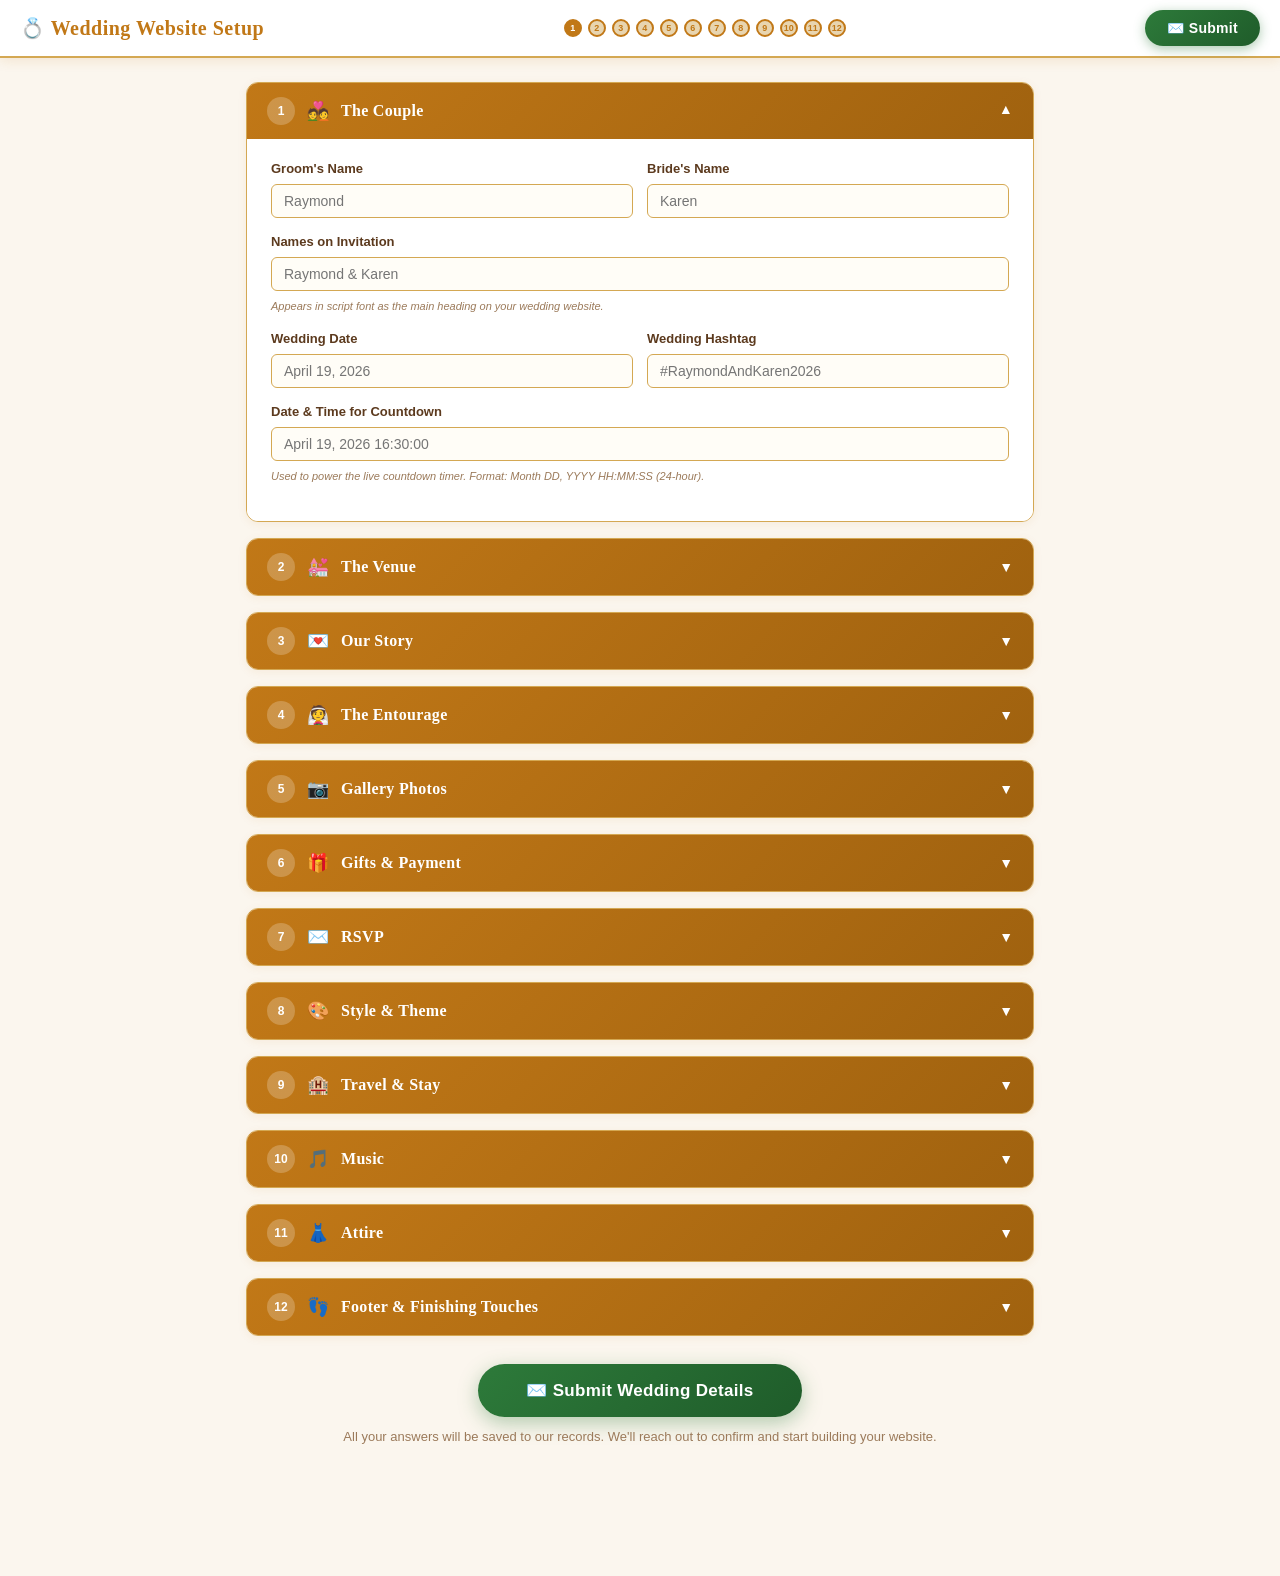
<file: wedding-setup.html>
<!DOCTYPE html>
<html lang="en">
<head>
<meta charset="UTF-8">
<meta name="viewport" content="width=device-width, initial-scale=1.0">
<title>Wedding Website Setup</title>
<style>
  *, *::before, *::after { box-sizing: border-box; margin: 0; padding: 0; }

  body {
    background: #FBF6EE;
    color: #3D2B1A;
    font-family: 'Segoe UI', Arial, sans-serif;
    font-size: 15px;
    line-height: 1.6;
    padding-bottom: 80px;
  }

  /* ── TOP BAR ── */
  #topbar {
    position: sticky;
    top: 0;
    z-index: 1000;
    background: #fff;
    border-bottom: 2px solid #D4A853;
    box-shadow: 0 2px 12px rgba(193,120,23,.15);
    display: flex;
    align-items: center;
    justify-content: space-between;
    gap: 12px;
    padding: 10px 20px;
  }

  #topbar h1 {
    font-family: 'Georgia', serif;
    font-size: 20px;
    color: #C17817;
    white-space: nowrap;
    letter-spacing: .5px;
  }

  /* progress dots */
  #progress-dots {
    display: flex;
    gap: 6px;
    flex-wrap: wrap;
    justify-content: center;
    flex: 1;
  }

  .pdot {
    width: 18px;
    height: 18px;
    border-radius: 50%;
    background: #E8D5B0;
    border: 2px solid #C17817;
    cursor: pointer;
    transition: background .2s, transform .2s;
    font-size: 9px;
    display: flex;
    align-items: center;
    justify-content: center;
    color: #C17817;
    font-weight: 700;
  }
  .pdot:hover { background: #C17817; color: #fff; transform: scale(1.2); }
  .pdot.active { background: #C17817; color: #fff; }

  /* submit button */
  .submit-btn {
    background: linear-gradient(135deg, #2D7A3A, #1F5C2A);
    color: #fff;
    border: none;
    border-radius: 24px;
    padding: 10px 22px;
    font-size: 14px;
    font-weight: 700;
    cursor: pointer;
    white-space: nowrap;
    box-shadow: 0 3px 12px rgba(45,122,58,.4);
    transition: opacity .2s, transform .2s;
    letter-spacing: .3px;
  }
  .submit-btn:hover { opacity: .9; transform: translateY(-1px); }
  .submit-btn:disabled { opacity: .6; cursor: not-allowed; transform: none; }

  /* submit footer */
  #submit-footer {
    max-width: 820px;
    margin: 28px auto 48px;
    padding: 0 16px;
    text-align: center;
  }
  #submit-footer p {
    font-size: 13px;
    color: #9B7A5A;
    margin-top: 10px;
  }
  .submit-footer-btn {
    background: linear-gradient(135deg, #2D7A3A, #1F5C2A);
    color: #fff;
    border: none;
    border-radius: 30px;
    padding: 16px 48px;
    font-size: 17px;
    font-weight: 700;
    cursor: pointer;
    box-shadow: 0 6px 20px rgba(45,122,58,.35);
    transition: opacity .2s, transform .2s;
    letter-spacing: .3px;
  }
  .submit-footer-btn:hover { opacity: .9; transform: translateY(-2px); }
  .submit-footer-btn:disabled { opacity: .6; cursor: not-allowed; transform: none; }

  /* overlay */
  #submit-overlay {
    display: none;
    position: fixed;
    inset: 0;
    background: rgba(0,0,0,.55);
    z-index: 9999;
    align-items: center;
    justify-content: center;
  }
  #submit-overlay.visible { display: flex; }
  .overlay-card {
    background: #fff;
    border-radius: 16px;
    padding: 40px 48px;
    text-align: center;
    max-width: 440px;
    width: 90%;
    box-shadow: 0 20px 60px rgba(0,0,0,.25);
  }
  .overlay-icon { font-size: 56px; margin-bottom: 16px; }
  .overlay-title {
    font-family: 'Georgia', serif;
    font-size: 24px;
    color: #2D7A3A;
    margin-bottom: 10px;
  }
  .overlay-title.error { color: #B33A3A; }
  .overlay-msg { font-size: 14px; color: #5C3A1E; line-height: 1.6; }
  .overlay-close {
    margin-top: 24px;
    padding: 10px 32px;
    background: #2D7A3A;
    color: #fff;
    border: none;
    border-radius: 20px;
    font-size: 14px;
    font-weight: 700;
    cursor: pointer;
  }
  .overlay-close.error { background: #B33A3A; }
  .overlay-spinner {
    width: 48px; height: 48px;
    border: 5px solid #E8D5B0;
    border-top-color: #2D7A3A;
    border-radius: 50%;
    animation: spin .8s linear infinite;
    margin: 0 auto 20px;
  }
  @keyframes spin { to { transform: rotate(360deg); } }


  /* ── MAIN WRAPPER ── */
  #main {
    max-width: 820px;
    margin: 24px auto 0;
    padding: 0 16px;
  }

  /* ── SECTION CARD ── */
  .section-card {
    background: #fff;
    border: 1px solid #D4A853;
    border-radius: 12px;
    margin-bottom: 16px;
    overflow: hidden;
    box-shadow: 0 2px 10px rgba(193,120,23,.08);
  }

  .section-header {
    background: linear-gradient(135deg, #C17817, #A0620F);
    color: #fff;
    padding: 14px 20px;
    display: flex;
    align-items: center;
    gap: 12px;
    cursor: pointer;
    user-select: none;
    border: none;
    width: 100%;
    text-align: left;
    transition: opacity .15s;
  }
  .section-header:hover { opacity: .92; }

  .sec-num {
    background: rgba(255,255,255,.22);
    border-radius: 50%;
    width: 28px;
    height: 28px;
    display: flex;
    align-items: center;
    justify-content: center;
    font-size: 12px;
    font-weight: 700;
    flex-shrink: 0;
  }

  .sec-emoji { font-size: 18px; flex-shrink: 0; }

  .sec-title {
    font-family: 'Georgia', serif;
    font-size: 16px;
    font-weight: 700;
    letter-spacing: .3px;
    flex: 1;
  }

  .toggle-arrow {
    font-size: 14px;
    transition: transform .3s;
    flex-shrink: 0;
  }
  .section-card.open .toggle-arrow { transform: rotate(180deg); }

  .section-body {
    padding: 20px 24px;
    display: none;
    background: #fff;
  }
  .section-card.open .section-body { display: block; }

  /* ── FORM ELEMENTS ── */
  .field-group {
    display: flex;
    flex-direction: column;
    gap: 14px;
    margin-bottom: 16px;
  }

  .field-row {
    display: grid;
    grid-template-columns: 1fr 1fr;
    gap: 14px;
  }

  .field {
    display: flex;
    flex-direction: column;
    gap: 4px;
  }

  label {
    color: #5C3A1E;
    font-size: 13px;
    font-weight: 600;
    display: block;
  }

  input[type="text"],
  input[type="url"],
  input[type="number"],
  input[type="email"],
  select,
  textarea {
    border: 1px solid #D4A853;
    border-radius: 6px;
    padding: 8px 12px;
    font-size: 14px;
    background: #FFFDF7;
    color: #3D2B1A;
    font-family: 'Segoe UI', Arial, sans-serif;
    transition: border-color .2s, box-shadow .2s;
    width: 100%;
  }

  input[type="text"]:focus,
  input[type="url"]:focus,
  input[type="number"]:focus,
  input[type="email"]:focus,
  select:focus,
  textarea:focus {
    outline: none;
    border-color: #C17817;
    box-shadow: 0 0 0 3px rgba(193,120,23,.15);
  }

  textarea { min-height: 80px; resize: vertical; }

  .hint {
    font-size: 11px;
    color: #9B7A5A;
    margin-top: 3px;
    font-style: italic;
  }

  .section-divider {
    border: none;
    border-top: 1px solid #EDD9A3;
    margin: 18px 0;
  }

  .subsection-title {
    font-family: 'Georgia', serif;
    font-size: 14px;
    font-weight: 700;
    color: #C17817;
    margin: 16px 0 10px;
    padding-bottom: 4px;
    border-bottom: 1px solid #EDD9A3;
  }

  /* ── CHAPTER CARDS ── */
  .chapter-card {
    border: 1px solid #E8D5B0;
    border-radius: 8px;
    margin-bottom: 10px;
    overflow: hidden;
  }
  .chapter-header {
    background: #FAF0DC;
    padding: 10px 16px;
    cursor: pointer;
    display: flex;
    align-items: center;
    gap: 8px;
    font-size: 14px;
    font-weight: 600;
    color: #C17817;
    user-select: none;
  }
  .chapter-header .toggle-arrow { margin-left: auto; font-size: 12px; }
  .chapter-card.open .chapter-header .toggle-arrow { transform: rotate(180deg); }
  .chapter-body { display: none; padding: 14px 16px; background: #fff; }
  .chapter-card.open .chapter-body { display: block; }

  /* ── CHECKBOXES ── */
  .checkbox-grid {
    display: grid;
    grid-template-columns: repeat(auto-fill, minmax(160px, 1fr));
    gap: 8px;
    margin-top: 8px;
  }
  .checkbox-item {
    display: flex;
    align-items: center;
    gap: 8px;
    font-size: 13px;
    color: #5C3A1E;
    cursor: pointer;
    padding: 6px 10px;
    background: #FFFDF7;
    border: 1px solid #E8D5B0;
    border-radius: 6px;
    transition: background .15s, border-color .15s;
  }
  .checkbox-item:hover { background: #FFF5E0; border-color: #C17817; }
  .checkbox-item input[type="checkbox"] {
    width: 15px;
    height: 15px;
    accent-color: #C17817;
    cursor: pointer;
    flex-shrink: 0;
  }

  /* ── PHOTO ROW ── */
  .gphoto-row {
    background: #FFFDF7;
    border: 1px solid #E8D5B0;
    border-radius: 8px;
    padding: 12px;
    margin-bottom: 10px;
  }
  .gphoto-row-header {
    font-size: 13px;
    font-weight: 600;
    color: #C17817;
    margin-bottom: 8px;
  }

  /* ── HOTEL / TRANSPORT ROW ── */
  .entry-row {
    background: #FFFDF7;
    border: 1px solid #E8D5B0;
    border-radius: 8px;
    padding: 12px;
    margin-bottom: 10px;
  }
  .entry-row-title {
    font-size: 13px;
    font-weight: 600;
    color: #C17817;
    margin-bottom: 8px;
  }

  /* ── SPECIAL ROLES ── */
  .role-row {
    display: grid;
    grid-template-columns: 1fr 1fr;
    gap: 10px;
    margin-bottom: 8px;
    align-items: center;
  }

  /* ── ADD BUTTONS ── */
  .add-btn {
    background: #FFF5E0;
    border: 1px solid #C17817;
    color: #C17817;
    border-radius: 20px;
    padding: 6px 16px;
    font-size: 13px;
    font-weight: 600;
    cursor: pointer;
    transition: background .15s, color .15s;
  }
  .add-btn:hover { background: #C17817; color: #fff; }

  /* ── THEME SWATCHES ── */
  #theme-swatches {
    display: flex;
    gap: 6px;
    margin-top: 8px;
    flex-wrap: wrap;
  }
  .swatch {
    width: 20px;
    height: 20px;
    border-radius: 50%;
    border: 2px solid #fff;
    box-shadow: 0 0 0 1px rgba(0,0,0,.15);
    display: inline-block;
  }
  #theme-preview {
    display: flex;
    align-items: center;
    gap: 10px;
    margin-top: 10px;
    font-size: 13px;
    color: #5C3A1E;
  }

  /* ── PALETTE ROWS ── */
  .palette-row {
    display: flex;
    align-items: center;
    gap: 10px;
    margin-bottom: 8px;
  }
  .palette-row input[type="color"] {
    width: 44px;
    height: 36px;
    border-radius: 6px;
    border: 1px solid #D4A853;
    padding: 2px;
    cursor: pointer;
    background: transparent;
    flex-shrink: 0;
  }

  /* ── SPEED SLIDER ── */
  input[type="range"] {
    accent-color: #C17817;
    width: 100%;
  }

  /* ── RESPONSIVE ── */
  @media (max-width: 600px) {
    #topbar h1 { font-size: 15px; }
    #progress-dots { gap: 4px; }
    .pdot { width: 14px; height: 14px; font-size: 7px; }

    .section-body { padding: 14px; }
    .field-row { grid-template-columns: 1fr; }
    .role-row { grid-template-columns: 1fr; }
  }
</style>
</head>
<body>

<!-- ═══════════════════ TOP BAR ═══════════════════ -->
<div id="topbar">
  <h1>💍 Wedding Website Setup</h1>
  <div id="progress-dots">
    <div class="pdot active" onclick="jumpTo(0)" title="The Couple">1</div>
    <div class="pdot" onclick="jumpTo(1)" title="The Venue">2</div>
    <div class="pdot" onclick="jumpTo(2)" title="Our Story">3</div>
    <div class="pdot" onclick="jumpTo(3)" title="Entourage">4</div>
    <div class="pdot" onclick="jumpTo(4)" title="Gallery">5</div>
    <div class="pdot" onclick="jumpTo(5)" title="Gifts">6</div>
    <div class="pdot" onclick="jumpTo(6)" title="RSVP">7</div>
    <div class="pdot" onclick="jumpTo(7)" title="Style">8</div>
    <div class="pdot" onclick="jumpTo(8)" title="Travel">9</div>
    <div class="pdot" onclick="jumpTo(9)" title="Music">10</div>
    <div class="pdot" onclick="jumpTo(10)" title="Attire">11</div>
    <div class="pdot" onclick="jumpTo(11)" title="Footer">12</div>
  </div>
  <button class="submit-btn" id="topSubmitBtn" onclick="submitForm()">✉️ Submit</button>
</div>

<div id="main">

  <!-- ═══ SECTION 1: THE COUPLE ═══ -->
  <div class="section-card open" id="sec-0">
    <button class="section-header" onclick="toggleSection(0)">
      <span class="sec-num">1</span>
      <span class="sec-emoji">💑</span>
      <span class="sec-title">The Couple</span>
      <span class="toggle-arrow">▼</span>
    </button>
    <div class="section-body">
      <div class="field-group">
        <div class="field-row">
          <div class="field">
            <label for="groomName">Groom's Name</label>
            <input type="text" id="groomName" placeholder="Raymond">
          </div>
          <div class="field">
            <label for="brideName">Bride's Name</label>
            <input type="text" id="brideName" placeholder="Karen">
          </div>
        </div>
        <div class="field">
          <label for="fullNames">Names on Invitation</label>
          <input type="text" id="fullNames" placeholder="Raymond &amp; Karen">
          <span class="hint">Appears in script font as the main heading on your wedding website.</span>
        </div>
        <div class="field-row">
          <div class="field">
            <label for="weddingDate">Wedding Date</label>
            <input type="text" id="weddingDate" placeholder="April 19, 2026">
          </div>
          <div class="field">
            <label for="hashtag">Wedding Hashtag</label>
            <input type="text" id="hashtag" placeholder="#RaymondAndKaren2026">
          </div>
        </div>
        <div class="field">
          <label for="weddingDateTime">Date &amp; Time for Countdown</label>
          <input type="text" id="weddingDateTime" placeholder="April 19, 2026 16:30:00">
          <span class="hint">Used to power the live countdown timer. Format: Month DD, YYYY HH:MM:SS (24-hour).</span>
        </div>
      </div>
    </div>
  </div>

  <!-- ═══ SECTION 2: THE VENUE ═══ -->
  <div class="section-card" id="sec-1">
    <button class="section-header" onclick="toggleSection(1)">
      <span class="sec-num">2</span>
      <span class="sec-emoji">💒</span>
      <span class="sec-title">The Venue</span>
      <span class="toggle-arrow">▼</span>
    </button>
    <div class="section-body">
      <div class="field-group">
        <div class="field">
          <label for="eventVenueName">Event Label</label>
          <input type="text" id="eventVenueName" placeholder="The Ceremony &amp; Reception">
        </div>
        <div class="field">
          <label for="eventVenueDate">Date Line</label>
          <input type="text" id="eventVenueDate" placeholder="Sunday, April 19, 2026 at 4:00 PM">
        </div>
        <div class="field">
          <label for="eventVenuePlace">Venue Name</label>
          <input type="text" id="eventVenuePlace" placeholder="The Emerald Events Place">
        </div>
        <div class="field">
          <label for="eventVenueAddress">Full Address</label>
          <input type="text" id="eventVenueAddress" placeholder="Cabrera Rd, Antipolo City, Rizal">
        </div>
        <div class="field">
          <label for="eventMapsUrl">Google Maps Link</label>
          <input type="url" id="eventMapsUrl" placeholder="https://maps.google.com/...">
          <span class="hint">The link that opens when guests click "Get Directions".</span>
        </div>
        <div class="field">
          <label for="eventMapEmbed">Google Maps Embed URL</label>
          <input type="url" id="eventMapEmbed" placeholder="https://www.google.com/maps/embed?pb=...">
          <span class="hint">From Google Maps → Share → Embed a map → copy the <code>src</code> URL from the iframe snippet.</span>
        </div>
      </div>
    </div>
  </div>

  <!-- ═══ SECTION 3: OUR STORY ═══ -->
  <div class="section-card" id="sec-2">
    <button class="section-header" onclick="toggleSection(2)">
      <span class="sec-num">3</span>
      <span class="sec-emoji">💌</span>
      <span class="sec-title">Our Story</span>
      <span class="toggle-arrow">▼</span>
    </button>
    <div class="section-body">
      <div class="field-group">
        <div class="field">
          <label for="storyPullQuote">Pull Quote</label>
          <textarea id="storyPullQuote" placeholder="From colleagues to forever..."></textarea>
          <span class="hint">A short romantic quote that appears at the top of your story section.</span>
        </div>
      </div>

      <div class="subsection-title">Story Chapters</div>

      <!-- Chapter 1 -->
      <div class="chapter-card open" id="chap-0">
        <div class="chapter-header" onclick="toggleChapter(0)">
          <span>💼</span> <span>Chapter 1: How We Met</span>
          <span class="toggle-arrow">▼</span>
        </div>
        <div class="chapter-body">
          <div class="field-group">
            <div class="field-row">
              <div class="field">
                <label for="tl-0-title">Title</label>
                <input type="text" id="tl-0-title" value="How We Met">
              </div>
              <div class="field">
                <label for="tl-0-emoji">Emoji</label>
                <input type="text" id="tl-0-emoji" value="💼" style="max-width:70px">
              </div>
            </div>
            <div class="field">
              <label for="tl-0-desc">Description</label>
              <textarea id="tl-0-desc">We met as officemates, sharing the same workspace and daily routines that quietly built the foundation of something beautiful.</textarea>
            </div>
            <div class="field-row">
              <div class="field">
                <label for="tl-0-image">Photo URL</label>
                <input type="text" id="tl-0-image" placeholder="https://...">
              </div>
              <div class="field">
                <label for="tl-0-caption">Photo Caption</label>
                <input type="text" id="tl-0-caption" value="First Hello 💼">
              </div>
            </div>
            <div class="field">
              <label for="tl-0-note">Handwritten Note</label>
              <input type="text" id="tl-0-note" value="Where it all began ✨">
            </div>
          </div>
        </div>
      </div>

      <!-- Chapter 2 -->
      <div class="chapter-card" id="chap-1">
        <div class="chapter-header" onclick="toggleChapter(1)">
          <span>✨</span> <span>Chapter 2: A Spark</span>
          <span class="toggle-arrow">▼</span>
        </div>
        <div class="chapter-body">
          <div class="field-group">
            <div class="field-row">
              <div class="field">
                <label for="tl-1-title">Title</label>
                <input type="text" id="tl-1-title" value="A Spark">
              </div>
              <div class="field">
                <label for="tl-1-emoji">Emoji</label>
                <input type="text" id="tl-1-emoji" value="✨" style="max-width:70px">
              </div>
            </div>
            <div class="field">
              <label for="tl-1-desc">Description</label>
              <textarea id="tl-1-desc">Over the years, a friendship quietly grew into something deeper — a warmth neither of us could ignore.</textarea>
            </div>
            <div class="field-row">
              <div class="field">
                <label for="tl-1-image">Photo URL</label>
                <input type="text" id="tl-1-image" placeholder="https://...">
              </div>
              <div class="field">
                <label for="tl-1-caption">Photo Caption</label>
                <input type="text" id="tl-1-caption" value="The Spark ✨">
              </div>
            </div>
            <div class="field">
              <label for="tl-1-note">Handwritten Note</label>
              <input type="text" id="tl-1-note" value="Something special 💕">
            </div>
          </div>
        </div>
      </div>

      <!-- Chapter 3 -->
      <div class="chapter-card" id="chap-2">
        <div class="chapter-header" onclick="toggleChapter(2)">
          <span>💕</span> <span>Chapter 3: Making It Official</span>
          <span class="toggle-arrow">▼</span>
        </div>
        <div class="chapter-body">
          <div class="field-group">
            <div class="field-row">
              <div class="field">
                <label for="tl-2-title">Title</label>
                <input type="text" id="tl-2-title" value="Making It Official">
              </div>
              <div class="field">
                <label for="tl-2-emoji">Emoji</label>
                <input type="text" id="tl-2-emoji" value="💕" style="max-width:70px">
              </div>
            </div>
            <div class="field">
              <label for="tl-2-desc">Description</label>
              <textarea id="tl-2-desc">On June 9, 2024, we finally made it official — and the world felt perfectly right.</textarea>
            </div>
            <div class="field-row">
              <div class="field">
                <label for="tl-2-image">Photo URL</label>
                <input type="text" id="tl-2-image" placeholder="https://...">
              </div>
              <div class="field">
                <label for="tl-2-caption">Photo Caption</label>
                <input type="text" id="tl-2-caption" value="Made Official 💕">
              </div>
            </div>
            <div class="field">
              <label for="tl-2-note">Handwritten Note</label>
              <input type="text" id="tl-2-note" value="Finally ours! 🌟">
            </div>
          </div>
        </div>
      </div>

      <!-- Chapter 4 -->
      <div class="chapter-card" id="chap-3">
        <div class="chapter-header" onclick="toggleChapter(3)">
          <span>💍</span> <span>Chapter 4: To Forever</span>
          <span class="toggle-arrow">▼</span>
        </div>
        <div class="chapter-body">
          <div class="field-group">
            <div class="field-row">
              <div class="field">
                <label for="tl-3-title">Title</label>
                <input type="text" id="tl-3-title" value="To Forever">
              </div>
              <div class="field">
                <label for="tl-3-emoji">Emoji</label>
                <input type="text" id="tl-3-emoji" value="💍" style="max-width:70px">
              </div>
            </div>
            <div class="field">
              <label for="tl-3-desc">Description</label>
              <textarea id="tl-3-desc">Now, here we are — about to get married! Our journey of love is just beginning its most beautiful chapter.</textarea>
            </div>
            <div class="field-row">
              <div class="field">
                <label for="tl-3-image">Photo URL</label>
                <input type="text" id="tl-3-image" placeholder="https://...">
              </div>
              <div class="field">
                <label for="tl-3-caption">Photo Caption</label>
                <input type="text" id="tl-3-caption" value="To Forever 💍">
              </div>
            </div>
            <div class="field">
              <label for="tl-3-note">Handwritten Note</label>
              <input type="text" id="tl-3-note" value="Here we go! 💫">
            </div>
          </div>
        </div>
      </div>

    </div>
  </div>

  <!-- ═══ SECTION 4: THE ENTOURAGE ═══ -->
  <div class="section-card" id="sec-3">
    <button class="section-header" onclick="toggleSection(3)">
      <span class="sec-num">4</span>
      <span class="sec-emoji">👰</span>
      <span class="sec-title">The Entourage</span>
      <span class="toggle-arrow">▼</span>
    </button>
    <div class="section-body">
      <div class="field-group">
        <div class="field-row">
          <div class="field">
            <label for="entourageGroomFull">Groom's Full Name</label>
            <input type="text" id="entourageGroomFull" placeholder="Raymond dela Cruz">
          </div>
          <div class="field">
            <label for="entourageBrideFull">Bride's Full Name</label>
            <input type="text" id="entourageBrideFull" placeholder="Karen Santos">
          </div>
        </div>
        <div class="field">
          <label for="entourageCouplePhoto">Couple Photo URL</label>
          <input type="url" id="entourageCouplePhoto" placeholder="https://...">
        </div>
      </div>

      <hr class="section-divider">

      <div class="field-group">
        <div class="field-row">
          <div class="field">
            <label for="entourageGroomParents">Groom's Parents</label>
            <textarea id="entourageGroomParents" placeholder="Juan dela Cruz&#10;Maria dela Cruz"></textarea>
            <span class="hint">One name per line.</span>
          </div>
          <div class="field">
            <label for="entourageBrideParents">Bride's Parents</label>
            <textarea id="entourageBrideParents" placeholder="Pedro Santos&#10;Lourdes Santos"></textarea>
            <span class="hint">One name per line.</span>
          </div>
        </div>
        <div class="field-row">
          <div class="field">
            <label for="entourageBestMan">Best Man</label>
            <textarea id="entourageBestMan" placeholder="Michael Smith"></textarea>
            <span class="hint">One name per line.</span>
          </div>
          <div class="field">
            <label for="entourageMaids">Maid / Matron of Honor</label>
            <textarea id="entourageMaids" placeholder="Sarah Johnson"></textarea>
            <span class="hint">One name per line.</span>
          </div>
        </div>
        <div class="field">
          <label for="entourageSponsors">Principal Sponsors</label>
          <textarea id="entourageSponsors" placeholder="Mr. &amp; Mrs. Reyes&#10;Mr. &amp; Mrs. Garcia"></textarea>
          <span class="hint">One name per line.</span>
        </div>
        <div class="field-row">
          <div class="field">
            <label for="entourageGroomsmen">Groomsmen</label>
            <textarea id="entourageGroomsmen" placeholder="James Reyes&#10;Carlos Tan"></textarea>
            <span class="hint">One name per line.</span>
          </div>
          <div class="field">
            <label for="entourageBridesmaids">Bridesmaids</label>
            <textarea id="entourageBridesmaids" placeholder="Ana Lopez&#10;Bea Cruz"></textarea>
            <span class="hint">One name per line.</span>
          </div>
        </div>
      </div>

      <hr class="section-divider">
      <div class="subsection-title">Special Roles</div>
      <div id="specialRolesContainer"></div>
      <button class="add-btn" onclick="addSpecialRole()" style="margin-top:4px">+ Add Role</button>
    </div>
  </div>

  <!-- ═══ SECTION 5: GALLERY PHOTOS ═══ -->
  <div class="section-card" id="sec-4">
    <button class="section-header" onclick="toggleSection(4)">
      <span class="sec-num">5</span>
      <span class="sec-emoji">📷</span>
      <span class="sec-title">Gallery Photos</span>
      <span class="toggle-arrow">▼</span>
    </button>
    <div class="section-body">
      <p style="font-size:13px;color:#9B7A5A;margin-bottom:12px;">Add up to 12 photos for your gallery. Enter the image URL, a short caption, and an emoji for each.</p>
      <div id="gPhotoContainer"></div>
      <button class="add-btn" onclick="addGalleryPhoto()" id="addPhotoBtn">+ Add Photo</button>
    </div>
  </div>

  <!-- ═══ SECTION 6: GIFTS & PAYMENT ═══ -->
  <div class="section-card" id="sec-5">
    <button class="section-header" onclick="toggleSection(5)">
      <span class="sec-num">6</span>
      <span class="sec-emoji">🎁</span>
      <span class="sec-title">Gifts &amp; Payment</span>
      <span class="toggle-arrow">▼</span>
    </button>
    <div class="section-body">
      <div class="field-group">
        <div class="field">
          <label for="giftMessage">Gift Message</label>
          <textarea id="giftMessage" placeholder="Your presence is the greatest gift of all. However, if you wish to give..."></textarea>
        </div>
        <div class="field-row">
          <div class="field">
            <label for="giftBpiUrl">BPI QR Code Image URL</label>
            <input type="url" id="giftBpiUrl" placeholder="https://...">
          </div>
          <div class="field">
            <label for="giftGcashUrl">GCash QR Code Image URL</label>
            <input type="url" id="giftGcashUrl" placeholder="https://...">
          </div>
        </div>
        <div class="field">
          <label for="hashtagMessage">Hashtag Message</label>
          <textarea id="hashtagMessage" placeholder="Share your photos using our wedding hashtag!"></textarea>
          <span class="hint">Shown below the gift section, encouraging guests to post with your hashtag.</span>
        </div>
      </div>
    </div>
  </div>

  <!-- ═══ SECTION 7: RSVP ═══ -->
  <div class="section-card" id="sec-6">
    <button class="section-header" onclick="toggleSection(6)">
      <span class="sec-num">7</span>
      <span class="sec-emoji">✉️</span>
      <span class="sec-title">RSVP</span>
      <span class="toggle-arrow">▼</span>
    </button>
    <div class="section-body">
      <div class="field-group">
        <div class="field">
          <label for="rsvpDeadline">RSVP Deadline</label>
          <input type="text" id="rsvpDeadline" placeholder="PLEASE RSVP BY MARCH 14, 2026">
        </div>
        <div class="field">
          <label for="rsvpIntro">Intro Message</label>
          <textarea id="rsvpIntro" placeholder="Kindly let us know if you can make it..."></textarea>
        </div>
        <div class="field">
          <label for="rsvpFormUrl">Google / MS Forms URL</label>
          <input type="url" id="rsvpFormUrl" placeholder="https://forms.google.com/...">
          <span class="hint">Guests will be redirected to this form to submit their RSVP.</span>
        </div>
        <div class="field" style="max-width:240px">
          <label for="rsvpGuestCount">Seats Reserved Per Invitation</label>
          <input type="number" id="rsvpGuestCount" min="0" max="20" value="2">
          <span class="hint">Set to 0 to hide the seat count on the website.</span>
        </div>
      </div>
    </div>
  </div>

  <!-- ═══ SECTION 8: STYLE & THEME ═══ -->
  <div class="section-card" id="sec-7">
    <button class="section-header" onclick="toggleSection(7)">
      <span class="sec-num">8</span>
      <span class="sec-emoji">🎨</span>
      <span class="sec-title">Style &amp; Theme</span>
      <span class="toggle-arrow">▼</span>
    </button>
    <div class="section-body">
      <div class="field-group">
        <div class="field">
          <label for="themeSelect">Color Theme</label>
          <select id="themeSelect" onchange="updateThemePreview()">
            <option value="golden-hour">Golden Hour</option>
            <option value="dusty-rose">Dusty Rose</option>
            <option value="sage-ivory">Sage &amp; Ivory</option>
            <option value="midnight-navy">Midnight Navy</option>
            <option value="lavender-pearl">Lavender &amp; Pearl</option>
            <option value="burgundy-gold">Burgundy &amp; Gold</option>
            <option value="blush-champagne">Blush &amp; Champagne</option>
            <option value="emerald-gold">Emerald &amp; Gold</option>
            <option value="french-blue">French Blue</option>
            <option value="terracotta">Terracotta</option>
            <option value="moody-garden">Moody Garden</option>
          </select>
          <div id="theme-preview">
            <div id="theme-swatches"></div>
            <span id="theme-label" style="font-style:italic"></span>
          </div>
        </div>

        <div class="field">
          <label for="divStyle">Divider Style</label>
          <select id="divStyle">
            <option value="flower">Flower</option>
            <option value="diamond">Diamond</option>
            <option value="botanical">Botanical</option>
            <option value="waxseal">Wax Seal</option>
            <option value="feather">Feather</option>
            <option value="sparkle">Sparkle</option>
          </select>
        </div>
      </div>

      <hr class="section-divider">
      <div class="subsection-title">Background Effects</div>
      <div class="checkbox-grid">
        <label class="checkbox-item"><input type="checkbox" id="bgBokeh" checked> Bokeh Lights</label>
        <label class="checkbox-item"><input type="checkbox" id="bgDust" checked> Dust Particles</label>
        <label class="checkbox-item"><input type="checkbox" id="bgSparkles" checked> Sparkles</label>
        <label class="checkbox-item"><input type="checkbox" id="bgRays" checked> Light Rays</label>
        <label class="checkbox-item"><input type="checkbox" id="bgHaze" checked> Atmospheric Haze</label>
        <label class="checkbox-item"><input type="checkbox" id="bgColorTemp" checked> Color Temperature</label>
        <label class="checkbox-item"><input type="checkbox" id="bgPetals"> Floating Petals</label>
        <label class="checkbox-item"><input type="checkbox" id="bgGoldRain"> Gold Rain</label>
        <label class="checkbox-item"><input type="checkbox" id="bgFireflies"> Fireflies</label>
        <label class="checkbox-item"><input type="checkbox" id="bgGlitter"> Glitter Shimmer</label>
        <label class="checkbox-item"><input type="checkbox" id="bgAurora"> Aurora Veil</label>
        <label class="checkbox-item"><input type="checkbox" id="bgStars"> Star Field</label>
        <label class="checkbox-item"><input type="checkbox" id="bgCandle"> Candle Vignette</label>
        <label class="checkbox-item"><input type="checkbox" id="bgRibbons"> Floating Ribbons</label>
      </div>
    </div>
  </div>

  <!-- ═══ SECTION 9: TRAVEL & STAY ═══ -->
  <div class="section-card" id="sec-8">
    <button class="section-header" onclick="toggleSection(8)">
      <span class="sec-num">9</span>
      <span class="sec-emoji">🏨</span>
      <span class="sec-title">Travel &amp; Stay</span>
      <span class="toggle-arrow">▼</span>
    </button>
    <div class="section-body">
      <div class="field-group">
        <label class="checkbox-item" style="display:inline-flex;width:auto">
          <input type="checkbox" id="travelEnabled" checked> Show Travel &amp; Stay section on website
        </label>
        <div class="field">
          <label for="travelMapEmbed">Travel Section Map Embed URL</label>
          <input type="url" id="travelMapEmbed" placeholder="https://www.google.com/maps/embed?pb=...">
        </div>
      </div>

      <div class="subsection-title">Hotels / Accommodations</div>
      <p style="font-size:13px;color:#9B7A5A;margin-bottom:10px;">List nearby hotels or accommodations for your guests.</p>
      <div id="hotelContainer"></div>
      <button class="add-btn" onclick="addHotel()" id="addHotelBtn">+ Add Hotel</button>

      <hr class="section-divider">
      <div class="subsection-title">Transportation Options</div>
      <p style="font-size:13px;color:#9B7A5A;margin-bottom:10px;">Describe how guests can get to the venue.</p>
      <div id="transportContainer"></div>
      <button class="add-btn" onclick="addTransport()" id="addTransportBtn">+ Add Transport</button>
    </div>
  </div>

  <!-- ═══ SECTION 10: MUSIC ═══ -->
  <div class="section-card" id="sec-9">
    <button class="section-header" onclick="toggleSection(9)">
      <span class="sec-num">10</span>
      <span class="sec-emoji">🎵</span>
      <span class="sec-title">Music</span>
      <span class="toggle-arrow">▼</span>
    </button>
    <div class="section-body">
      <div class="field-group">
        <label class="checkbox-item" style="display:inline-flex;width:auto">
          <input type="checkbox" id="musicEnabled" checked> Enable background music on website
        </label>
        <div class="field">
          <label for="musicUrl">Audio File URL</label>
          <input type="url" id="musicUrl" placeholder="https://example.com/wedding-song.mp3">
          <span class="hint">A direct link to an .mp3 or .ogg audio file. Guests can choose to play or skip.</span>
        </div>
        <div class="field">
          <label for="musicWelcome">Welcome Message</label>
          <textarea id="musicWelcome" placeholder="We've prepared a little music for your visit. Would you like to turn it on?"></textarea>
          <span class="hint">Shown to guests in the music prompt when they first arrive on the website.</span>
        </div>
      </div>
    </div>
  </div>

  <!-- ═══ SECTION 11: ATTIRE ═══ -->
  <div class="section-card" id="sec-10">
    <button class="section-header" onclick="toggleSection(10)">
      <span class="sec-num">11</span>
      <span class="sec-emoji">👗</span>
      <span class="sec-title">Attire</span>
      <span class="toggle-arrow">▼</span>
    </button>
    <div class="section-body">
      <div class="field-group">
        <div class="field-row">
          <div class="field">
            <label for="attireTheme">Attire Theme Name</label>
            <input type="text" id="attireTheme" placeholder="Golden Hour Theme">
          </div>
          <div class="field">
            <label for="attireImage">Attire Guide Image URL</label>
            <input type="url" id="attireImage" placeholder="https://...">
          </div>
        </div>
        <div class="field">
          <label for="attireNote">Attire Note</label>
          <textarea id="attireNote" placeholder="Please dress in the golden hour palette. Avoid wearing white or black."></textarea>
        </div>
      </div>

      <hr class="section-divider">
      <div class="subsection-title">Color Palette</div>
      <p style="font-size:13px;color:#9B7A5A;margin-bottom:12px;">Define up to 6 colors for your wedding palette.</p>
      <div id="paletteContainer"></div>
    </div>
  </div>

  <!-- ═══ SECTION 12: FOOTER & FINISHING TOUCHES ═══ -->
  <div class="section-card" id="sec-11">
    <button class="section-header" onclick="toggleSection(11)">
      <span class="sec-num">12</span>
      <span class="sec-emoji">👣</span>
      <span class="sec-title">Footer &amp; Finishing Touches</span>
      <span class="toggle-arrow">▼</span>
    </button>
    <div class="section-body">
      <div class="field-group">
        <div class="field-row">
          <div class="field">
            <label for="footerThankYou">Thank You Text</label>
            <input type="text" id="footerThankYou" value="Thank You">
          </div>
          <div class="field">
            <label for="heroVideoUrl">Hero Video URL</label>
            <input type="url" id="heroVideoUrl" placeholder="https://...">
            <span class="hint">Leave blank to show a static photo on the hero section.</span>
          </div>
        </div>
        <div class="field">
          <label for="footerTagline">Footer Tagline</label>
          <textarea id="footerTagline" placeholder="With love and gratitude, Raymond &amp; Karen"></textarea>
        </div>

        <hr class="section-divider">
        <div class="subsection-title">Auto-Scroll</div>
        <label class="checkbox-item" style="display:inline-flex;width:auto;margin-bottom:12px">
          <input type="checkbox" id="autoScrollEnabled"> Enable auto-scroll on website
        </label>
        <div class="field">
          <label for="autoScrollSpeed">Auto-Scroll Speed: <span id="speedLabel">1</span>x</label>
          <input type="range" id="autoScrollSpeed" min="0.5" max="5" step="0.5" value="1"
            oninput="document.getElementById('speedLabel').textContent=this.value">
          <div style="display:flex;justify-content:space-between;font-size:11px;color:#9B7A5A;margin-top:2px">
            <span>Slow (0.5x)</span><span>Fast (5x)</span>
          </div>
        </div>

        <hr style="border:none;border-top:1px solid #F0E0C8;margin:20px 0;">
        <div class="field">
          <label for="submissionNotes">Notes / Special Requests <span style="font-weight:400;color:#9B7A5A;">(optional)</span></label>
          <textarea id="submissionNotes" placeholder="Anything else you'd like us to know — special preferences, questions, requests…" style="min-height:90px;"></textarea>
        </div>
      </div>
    </div>
  </div>

</div><!-- end #main -->

<!-- Submit footer -->
<div id="submit-footer">
  <button class="submit-footer-btn" id="footerSubmitBtn" onclick="submitForm()">✉️ Submit Wedding Details</button>
  <p>All your answers will be saved to our records. We'll reach out to confirm and start building your website.</p>
</div>

<!-- Result overlay -->
<div id="submit-overlay">
  <div class="overlay-card" id="overlay-card">
    <div class="overlay-spinner" id="overlay-spinner"></div>
    <div class="overlay-icon" id="overlay-icon" style="display:none;"></div>
    <div class="overlay-title" id="overlay-title">Submitting…</div>
    <div class="overlay-msg" id="overlay-msg">Please wait while we save your details.</div>
    <button class="overlay-close" id="overlay-close" style="display:none;" onclick="closeOverlay()">Close</button>
  </div>
</div>

<script>
// ═══════════════════════════════════════════════════
//  THEME DATA
// ═══════════════════════════════════════════════════
const THEMES = {
  'golden-hour':     { label: 'Golden Hour',     colors: ['#C17817','#F5C842','#FBF6EE','#3D2B1A'] },
  'dusty-rose':      { label: 'Dusty Rose',      colors: ['#C4817A','#E8B4B0','#FDF5F5','#3D2020'] },
  'sage-ivory':      { label: 'Sage & Ivory',    colors: ['#7A9B7A','#B8D4B0','#F5F5EE','#2A3D2A'] },
  'midnight-navy':   { label: 'Midnight Navy',   colors: ['#1A2B4A','#4A6FA5','#EEF2F8','#0D1A2E'] },
  'lavender-pearl':  { label: 'Lavender & Pearl',colors: ['#8B7AB5','#C4B8E0','#F5F2FA','#2D2040'] },
  'burgundy-gold':   { label: 'Burgundy & Gold', colors: ['#7A1A2E','#C17817','#FAF0F2','#2E0A14'] },
  'blush-champagne': { label: 'Blush & Champagne',colors:['#E8B4B0','#D4A853','#FDF8F5','#3D2020'] },
  'emerald-gold':    { label: 'Emerald & Gold',  colors: ['#2A6B4A','#C17817','#F0FAF4','#0A2E1A'] },
  'french-blue':     { label: 'French Blue',     colors: ['#4A6FA5','#8FADD4','#F0F4FA','#1A2B4A'] },
  'terracotta':      { label: 'Terracotta',      colors: ['#C06B42','#E8A87C','#FAF3EE','#3D1A0A'] },
  'moody-garden':    { label: 'Moody Garden',    colors: ['#3D5C3A','#8A6BAD','#F5F0FA','#1A2E18'] },
};

function updateThemePreview() {
  const val = document.getElementById('themeSelect').value;
  const t = THEMES[val] || THEMES['golden-hour'];
  const swatchEl = document.getElementById('theme-swatches');
  swatchEl.innerHTML = t.colors.map(c =>
    `<span class="swatch" style="background:${c}"></span>`
  ).join('');
  document.getElementById('theme-label').textContent = t.label;
}

// ═══════════════════════════════════════════════════
//  SECTION ACCORDION
// ═══════════════════════════════════════════════════
function toggleSection(idx) {
  const card = document.getElementById('sec-' + idx);
  const wasOpen = card.classList.contains('open');
  card.classList.toggle('open', !wasOpen);
  // update progress dot
  const dots = document.querySelectorAll('.pdot');
  if (dots[idx]) dots[idx].classList.toggle('active', !wasOpen);
}

function jumpTo(idx) {
  const card = document.getElementById('sec-' + idx);
  if (!card.classList.contains('open')) {
    card.classList.add('open');
    const dots = document.querySelectorAll('.pdot');
    if (dots[idx]) dots[idx].classList.add('active');
  }
  card.scrollIntoView({ behavior: 'smooth', block: 'start' });
}

// ═══════════════════════════════════════════════════
//  CHAPTER ACCORDION
// ═══════════════════════════════════════════════════
function toggleChapter(idx) {
  const card = document.getElementById('chap-' + idx);
  card.classList.toggle('open');
}

// ═══════════════════════════════════════════════════
//  SPECIAL ROLES
// ═══════════════════════════════════════════════════
let specialRoleCount = 0;

function addSpecialRole(name='', role='') {
  const container = document.getElementById('specialRolesContainer');
  const i = specialRoleCount++;
  const div = document.createElement('div');
  div.className = 'role-row';
  div.innerHTML = `
    <div class="field">
      <label for="specialRole-${i}-name">Person's Name</label>
      <input type="text" id="specialRole-${i}-name" value="${escHtml(name)}" placeholder="Full Name">
    </div>
    <div class="field">
      <label for="specialRole-${i}-role">Role</label>
      <input type="text" id="specialRole-${i}-role" value="${escHtml(role)}" placeholder="e.g. Ring Bearer, Flower Girl">
    </div>`;
  container.appendChild(div);
}

// ═══════════════════════════════════════════════════
//  GALLERY PHOTOS
// ═══════════════════════════════════════════════════
let photoCount = 0;

function addGalleryPhoto(src='', caption='', emoji='💕') {
  const container = document.getElementById('gPhotoContainer');
  const i = photoCount++;
  if (i >= 12) return;
  const div = document.createElement('div');
  div.className = 'gphoto-row';
  div.dataset.index = i;
  div.innerHTML = `
    <div class="gphoto-row-header">Photo ${i + 1}</div>
    <div class="field-group">
      <div class="field">
        <label for="gPhoto-${i}-src">Photo URL</label>
        <input type="url" id="gPhoto-${i}-src" value="${escHtml(src)}" placeholder="https://...">
      </div>
      <div style="display:flex;gap:10px">
        <div class="field" style="flex:1">
          <label for="gPhoto-${i}-caption">Caption</label>
          <input type="text" id="gPhoto-${i}-caption" value="${escHtml(caption)}" placeholder="A magical moment">
        </div>
        <div class="field" style="max-width:80px">
          <label for="gPhoto-${i}-emoji">Emoji</label>
          <input type="text" id="gPhoto-${i}-emoji" value="${escHtml(emoji)}" placeholder="💕">
        </div>
      </div>
    </div>`;
  container.appendChild(div);
  if (photoCount >= 12) {
    document.getElementById('addPhotoBtn').disabled = true;
    document.getElementById('addPhotoBtn').textContent = 'Max 12 photos reached';
  }
}

// ═══════════════════════════════════════════════════
//  HOTELS
// ═══════════════════════════════════════════════════
let hotelCount = 0;

function addHotel() {
  if (hotelCount >= 5) return;
  const container = document.getElementById('hotelContainer');
  const i = hotelCount++;
  const div = document.createElement('div');
  div.className = 'entry-row';
  div.innerHTML = `
    <div class="entry-row-title">Hotel ${i + 1}</div>
    <div class="field-group">
      <div class="field-row">
        <div class="field">
          <label for="hotel-${i}-name">Hotel Name</label>
          <input type="text" id="hotel-${i}-name" placeholder="Grand Hotel">
        </div>
        <div class="field">
          <label for="hotel-${i}-dist">Distance from Venue</label>
          <input type="text" id="hotel-${i}-dist" placeholder="2.5 km from venue">
        </div>
      </div>
      <div class="field-row">
        <div class="field">
          <label for="hotel-${i}-price">Price Range</label>
          <input type="text" id="hotel-${i}-price" placeholder="₱2,500–₱4,500/night">
        </div>
        <div class="field">
          <label for="hotel-${i}-url">Google Maps / Booking URL</label>
          <input type="url" id="hotel-${i}-url" placeholder="https://...">
        </div>
      </div>
    </div>`;
  container.appendChild(div);
  if (hotelCount >= 5) {
    document.getElementById('addHotelBtn').disabled = true;
    document.getElementById('addHotelBtn').textContent = 'Max 5 hotels reached';
  }
}

// ═══════════════════════════════════════════════════
//  TRANSPORT
// ═══════════════════════════════════════════════════
let transportCount = 0;

function addTransport() {
  if (transportCount >= 5) return;
  const container = document.getElementById('transportContainer');
  const i = transportCount++;
  const div = document.createElement('div');
  div.className = 'entry-row';
  div.innerHTML = `
    <div class="entry-row-title">Transport Option ${i + 1}</div>
    <div class="field-group">
      <div class="field">
        <label for="transport-${i}-mode">Mode of Transport</label>
        <input type="text" id="transport-${i}-mode" placeholder="e.g. Car, Grab, Shuttle">
      </div>
      <div class="field">
        <label for="transport-${i}-d0">Detail Line 1</label>
        <input type="text" id="transport-${i}-d0" placeholder="e.g. Grab / Angkas available nearby">
      </div>
      <div class="field">
        <label for="transport-${i}-d1">Detail Line 2</label>
        <input type="text" id="transport-${i}-d1" placeholder="e.g. Free parking available on-site">
      </div>
      <div class="field">
        <label for="transport-${i}-d2">Detail Line 3</label>
        <input type="text" id="transport-${i}-d2" placeholder="e.g. Approx. 30 min from Marikina">
      </div>
    </div>`;
  container.appendChild(div);
}

// ═══════════════════════════════════════════════════
//  COLOR PALETTE
// ═══════════════════════════════════════════════════
const PALETTE_DEFAULTS = [
  { color: '#E8B855', name: 'Golden Yellow' },
  { color: '#C97442', name: 'Burnt Orange' },
  { color: '#8E4232', name: 'Rust' },
  { color: '#E5D5C3', name: 'Champagne' },
  { color: '#9CA894', name: 'Sage Green' },
  { color: '#F4E8A8', name: 'Soft Yellow' },
];

function buildPaletteRows() {
  const container = document.getElementById('paletteContainer');
  PALETTE_DEFAULTS.forEach((p, i) => {
    const div = document.createElement('div');
    div.className = 'palette-row';
    div.innerHTML = `
      <input type="color" id="pal-${i}-color" value="${p.color}">
      <div class="field" style="flex:1">
        <label for="pal-${i}-name">Color Name</label>
        <input type="text" id="pal-${i}-name" value="${p.name}" placeholder="Color name">
      </div>`;
    container.appendChild(div);
  });
}


// ═══════════════════════════════════════════════════
//  HELPERS
// ═══════════════════════════════════════════════════
function escHtml(s) {
  return (s || '').replace(/&/g,'&amp;').replace(/</g,'&lt;').replace(/>/g,'&gt;').replace(/"/g,'&quot;');
}

function v(id) { return document.getElementById(id)?.value ?? ''; }
function chk(id) { return document.getElementById(id)?.checked ?? false; }

// ═══════════════════════════════════════════════════
//  BUILD CONFIG
// ═══════════════════════════════════════════════════
function buildConfig() {
  // Hotels
  const hotels = [];
  for (let i = 0; i < 5; i++) {
    const n = v(`hotel-${i}-name`);
    if (n.trim()) hotels.push({ name: n, distance: v(`hotel-${i}-dist`), price: v(`hotel-${i}-price`), mapUrl: v(`hotel-${i}-url`) });
  }

  // Transport
  const transport = [];
  for (let i = 0; i < 5; i++) {
    const m = v(`transport-${i}-mode`);
    if (m.trim()) {
      const details = [v(`transport-${i}-d0`), v(`transport-${i}-d1`), v(`transport-${i}-d2`)].filter(Boolean);
      transport.push({ mode: m, details });
    }
  }

  // Gallery photos
  const photos = [];
  document.querySelectorAll('.gphoto-row').forEach(row => {
    const i = row.dataset.index;
    const src = v(`gPhoto-${i}-src`);
    if (src.trim()) photos.push({ src, alt: 'Gallery ' + (parseInt(i)+1), emoji: v(`gPhoto-${i}-emoji`) || '💕', caption: v(`gPhoto-${i}-caption`) });
  });

  // Special roles
  const specialRoles = [];
  for (let i = 0; i < specialRoleCount; i++) {
    const name = v(`specialRole-${i}-name`);
    if (name?.trim()) specialRoles.push({ name, role: v(`specialRole-${i}-role`) });
  }

  // Attire palette
  const palette = [];
  for (let i = 0; i < 6; i++) {
    palette.push({ name: v(`pal-${i}-name`), color: v(`pal-${i}-color`) });
  }

  const tl = (i, f) => v(`tl-${i}-${f}`);

  return {
    theme: v('themeSelect') || 'golden-hour',
    autoScroll: {
      enabled: chk('autoScrollEnabled'),
      speed: parseFloat(v('autoScrollSpeed')) || 1,
    },
    couple: {
      groomName: v('groomName'),
      brideName: v('brideName'),
      fullNames: v('fullNames'),
      weddingDate: v('weddingDate'),
      weddingDateTime: v('weddingDateTime'),
      hashtag: v('hashtag'),
    },
    hero: {
      videoUrl: v('heroVideoUrl'),
      tagline: "WE'RE GETTING MARRIED",
      scrollText: 'Scroll to explore',
      animations: { lensFlare: true, floatingDots: true },
    },
    countdown: { title: 'Counting Down', subtitle: 'UNTIL OUR BIG DAY' },
    story: {
      title: 'Our Story',
      subtitle: 'A JOURNEY OF LOVE',
      pullQuote: v('storyPullQuote'),
      timeline: [
        { direction:'left',  title:tl(0,'title'), description:tl(0,'desc'), descriptionClass:'drop-cap', image:tl(0,'image'), imageAlt:tl(0,'title'), polaroidCaption:tl(0,'caption'), hiddenMessageTitle:'Hidden Memory', hiddenMessageText:tl(0,'desc'), emoji:tl(0,'emoji'), handwrittenNote:tl(0,'note') },
        { direction:'right', title:tl(1,'title'), description:tl(1,'desc'), descriptionClass:'',         image:tl(1,'image'), imageAlt:tl(1,'title'), polaroidCaption:tl(1,'caption'), hiddenMessageTitle:'Secret Moment',  hiddenMessageText:tl(1,'desc'), emoji:tl(1,'emoji'), handwrittenNote:tl(1,'note') },
        { direction:'left',  title:tl(2,'title'), description:tl(2,'desc'), descriptionClass:'',         image:tl(2,'image'), imageAlt:tl(2,'title'), polaroidCaption:tl(2,'caption'), hiddenMessageTitle:'Our Promise',    hiddenMessageText:tl(2,'desc'), emoji:tl(2,'emoji'), handwrittenNote:tl(2,'note') },
        { direction:'right', title:tl(3,'title'), description:tl(3,'desc'), descriptionClass:'',         image:tl(3,'image'), imageAlt:tl(3,'title'), polaroidCaption:tl(3,'caption'), hiddenMessageTitle:'Our Future',     hiddenMessageText:tl(3,'desc'), emoji:tl(3,'emoji'), handwrittenNote:tl(3,'note') },
      ],
    },
    event: {
      title: 'The Wedding',
      subtitle: 'JOIN US TO CELEBRATE',
      venueName:    v('eventVenueName'),
      venueDate:    v('eventVenueDate'),
      venuePlace:   v('eventVenuePlace'),
      venueAddress: v('eventVenueAddress'),
      venueMapsUrl: v('eventMapsUrl'),
      mapEmbed:     v('eventMapEmbed'),
    },
    attire: {
      title: 'Attire',
      theme: v('attireTheme'),
      guideImage: v('attireImage'),
      note: v('attireNote'),
      palette,
    },
    entourage: {
      title: 'Our Entourage',
      subtitle: 'THE PEOPLE WHO STAND WITH US',
      couplePhoto:       v('entourageCouplePhoto'),
      groomFullName:     v('entourageGroomFull'),
      brideFullName:     v('entourageBrideFull'),
      groomParents:      v('entourageGroomParents').split('\n').map(s=>s.trim()).filter(Boolean),
      brideParents:      v('entourageBrideParents').split('\n').map(s=>s.trim()).filter(Boolean),
      bestMan:           v('entourageBestMan').split('\n').map(s=>s.trim()).filter(Boolean),
      maidsOfHonor:      v('entourageMaids').split('\n').map(s=>s.trim()).filter(Boolean),
      principalSponsors: v('entourageSponsors').split('\n').map(s=>s.trim()).filter(Boolean),
      groomsmen:         v('entourageGroomsmen').split('\n').map(s=>s.trim()).filter(Boolean),
      bridesmaids:       v('entourageBridesmaids').split('\n').map(s=>s.trim()).filter(Boolean),
      specialRoles,
    },
    gallery: {
      title: 'Gallery',
      subtitle: 'CHERISHED MOMENTS',
      photos,
    },
    gifts: {
      giftMessage:    v('giftMessage'),
      bpiQrUrl:       v('giftBpiUrl'),
      gcashQrUrl:     v('giftGcashUrl'),
      hashtagMessage: v('hashtagMessage'),
    },
    rsvp: {
      title: "Will You Be There?",
      deadline:      v('rsvpDeadline'),
      intro:         v('rsvpIntro'),
      googleFormUrl: v('rsvpFormUrl'),
      guestCount:    parseInt(v('rsvpGuestCount')) || 0,
    },
    travel: {
      enabled:   chk('travelEnabled'),
      title:     'Travel & Stay',
      subtitle:  'ACCOMMODATION & TRANSPORTATION',
      mapEmbed:  v('travelMapEmbed'),
      hotels,
      transport,
    },
    photoTips: {
      enabled: true,
      title:           '📸 Golden Hour Photography',
      subtitle:        'Capture the Perfect Moment',
      sunsetTime:      '6:45 PM',
      goldenHourRange: '5:45 PM - 6:45 PM',
      bestPhotoTime:   '6:00 PM - 6:30 PM',
      tips: [
        { title: 'Best Time to Shoot', text: 'The golden hour occurs approximately 1 hour before sunset.' },
        { title: 'Face the Light', text: 'Position yourself with the sun behind or to the side for that warm, glowing effect.' },
        { title: 'Silhouettes & Backlighting', text: 'For dramatic photos, try shooting directly into the sun for stunning silhouettes.' },
        { title: 'Camera Settings', text: 'Lower ISO (100-400), wider aperture (f/1.8-f/4), and adjust white balance to Cloudy or Shade.' },
      ],
    },
    footer: {
      thankYou: v('footerThankYou'),
      tagline:  v('footerTagline'),
    },
    music: {
      enabled:      chk('musicEnabled'),
      audioUrl:     v('musicUrl'),
      welcomeText:  v('musicWelcome'),
      playLabel:    'Play Music',
      silenceLabel: 'Continue in Silence',
    },
    background: {
      bokeh:            chk('bgBokeh'),
      dustParticles:    chk('bgDust'),
      sparkles:         chk('bgSparkles'),
      lightRays:        chk('bgRays'),
      atmosphericHaze:  chk('bgHaze'),
      colorTemperature: chk('bgColorTemp'),
      floatingPetals:   chk('bgPetals'),
      petalImages: [
        'https://exi0r.github.io/wedding/image/yellowpet1.png',
        'https://exi0r.github.io/wedding/image/yellowpet2.png',
        'https://exi0r.github.io/wedding/image/yellowpet3.png',
      ],
      goldRain:        chk('bgGoldRain'),
      fireflies:       chk('bgFireflies'),
      glitterShimmer:  chk('bgGlitter'),
      auroraVeil:      chk('bgAurora'),
      starField:       chk('bgStars'),
      candleVignette:  chk('bgCandle'),
      floatingRibbons: chk('bgRibbons'),
      ribbonImages: [
        'https://exi0r.github.io/wedding/image/ribbon1.png',
        'https://exi0r.github.io/wedding/image/ribbon2.png',
        'https://exi0r.github.io/wedding/image/ribbon3.png',
      ],
      particleAmount: 1,
      particleSize:   1,
      particleSpeed:  1,
    },
    dividers: {
      show:  true,
      style: v('divStyle') || 'flower',
    },
  };
}


// ═══════════════════════════════════════════════════
//  INIT
// ═══════════════════════════════════════════════════
(function init() {
  // Theme preview
  updateThemePreview();

  // Special roles — start with 3
  addSpecialRole('', '');
  addSpecialRole('', '');
  addSpecialRole('', '');

  // Gallery — start with 6
  for (let i = 0; i < 6; i++) addGalleryPhoto();

  // Hotels — start with 3
  addHotel(); addHotel(); addHotel();

  // Transport — start with 3
  addTransport(); addTransport(); addTransport();

  // Palette rows
  buildPaletteRows();

  // Progress dots: mark section 1 active
  document.querySelectorAll('.pdot')[0].classList.add('active');

  // Intersection observer to highlight active section dot
  const observer = new IntersectionObserver((entries) => {
    entries.forEach(entry => {
      if (entry.isIntersecting) {
        const id = entry.target.id;
        const match = id.match(/^sec-(\d+)$/);
        if (match) {
          const idx = parseInt(match[1]);
          document.querySelectorAll('.pdot').forEach((d,i) => {
            d.classList.toggle('active', i === idx);
          });
        }
      }
    });
  }, { threshold: 0.25, rootMargin: '-60px 0px -60px 0px' });

  document.querySelectorAll('.section-card').forEach(card => observer.observe(card));
})();

// ═══════════════════════════════════════════════════
//  GOOGLE SHEETS SUBMISSION
// ═══════════════════════════════════════════════════

// ▼ Paste your Google Apps Script Web App URL here after deploying
const APPS_SCRIPT_URL = https://script.google.com/macros/s/AKfycbzjnBQcu9hb3JsTT6a_99mp3WHytzzNhBJI6U9CPYmAF7MjIDI_K3-KEn2zU9ef7pvr/exec;

function submitForm() {
  const groom = document.getElementById('groomName')?.value.trim();
  const bride  = document.getElementById('brideName')?.value.trim();

  if (!groom || !bride) {
    alert('Please fill in the Groom\'s Name and Bride\'s Name before submitting (Section 1).');
    document.getElementById('sec-0').classList.add('open');
    document.getElementById('groomName').focus();
    return;
  }

  if (!APPS_SCRIPT_URL || APPS_SCRIPT_URL === 'YOUR_APPS_SCRIPT_URL_HERE') {
    alert('The Google Apps Script URL has not been configured yet. Please contact the website administrator.');
    return;
  }

  // Show loading overlay
  showOverlay('loading');

  // Disable buttons
  setSubmitBtns(true);

  // Build payload
  const cfg = buildConfig();
  const payload = {
    submissionId:  randomId(),
    submittedAt:   new Date().toISOString(),
    groomName:     cfg.couple.groomName,
    brideName:     cfg.couple.brideName,
    weddingDate:   cfg.couple.weddingDate,
    venuePlace:    cfg.event.venuePlace,
    venueAddress:  cfg.event.venueAddress,
    rsvpUrl:       cfg.rsvp.googleFormUrl,
    theme:         cfg.theme,
    musicEnabled:  cfg.music.enabled,
    travelEnabled: cfg.travel.enabled,
    notes:         document.getElementById('submissionNotes')?.value.trim() || '',
    fullConfig:    JSON.stringify(cfg),
  };

  fetch(APPS_SCRIPT_URL, {
    method:  'POST',
    mode:    'no-cors',         // required for Apps Script on static hosts
    headers: { 'Content-Type': 'text/plain' },
    body:    JSON.stringify(payload),
  })
  .then(() => {
    showOverlay('success', groom, bride);
  })
  .catch(() => {
    showOverlay('error');
  })
  .finally(() => {
    setSubmitBtns(false);
  });
}

function setSubmitBtns(disabled) {
  ['topSubmitBtn', 'footerSubmitBtn'].forEach(id => {
    const el = document.getElementById(id);
    if (el) el.disabled = disabled;
  });
}

function showOverlay(state, groom, bride) {
  const overlay  = document.getElementById('submit-overlay');
  const spinner  = document.getElementById('overlay-spinner');
  const icon     = document.getElementById('overlay-icon');
  const title    = document.getElementById('overlay-title');
  const msg      = document.getElementById('overlay-msg');
  const closeBtn = document.getElementById('overlay-close');

  overlay.classList.add('visible');

  if (state === 'loading') {
    spinner.style.display  = 'block';
    icon.style.display     = 'none';
    title.textContent      = 'Submitting…';
    title.className        = 'overlay-title';
    msg.textContent        = 'Please wait while we save your details.';
    closeBtn.style.display = 'none';
  } else if (state === 'success') {
    spinner.style.display  = 'none';
    icon.style.display     = 'block';
    icon.textContent       = '🎉';
    title.textContent      = 'Details Received!';
    title.className        = 'overlay-title';
    msg.innerHTML          = `Thank you, <strong>${escHtml(groom)} & ${escHtml(bride)}</strong>!<br><br>Your wedding details have been saved. We'll be in touch soon to confirm and start building your website.`;
    closeBtn.style.display = 'inline-block';
    closeBtn.className     = 'overlay-close';
    closeBtn.textContent   = 'Done';
  } else {
    spinner.style.display  = 'none';
    icon.style.display     = 'block';
    icon.textContent       = '⚠️';
    title.textContent      = 'Something went wrong';
    title.className        = 'overlay-title error';
    msg.textContent        = 'We couldn\'t save your details right now. Please try again or contact us directly.';
    closeBtn.style.display = 'inline-block';
    closeBtn.className     = 'overlay-close error';
    closeBtn.textContent   = 'Close';
  }
}

function closeOverlay() {
  document.getElementById('submit-overlay').classList.remove('visible');
}

function randomId() {
  return Math.random().toString(36).slice(2, 8).toUpperCase();
}
</script>
</body>
</html>
</file>
